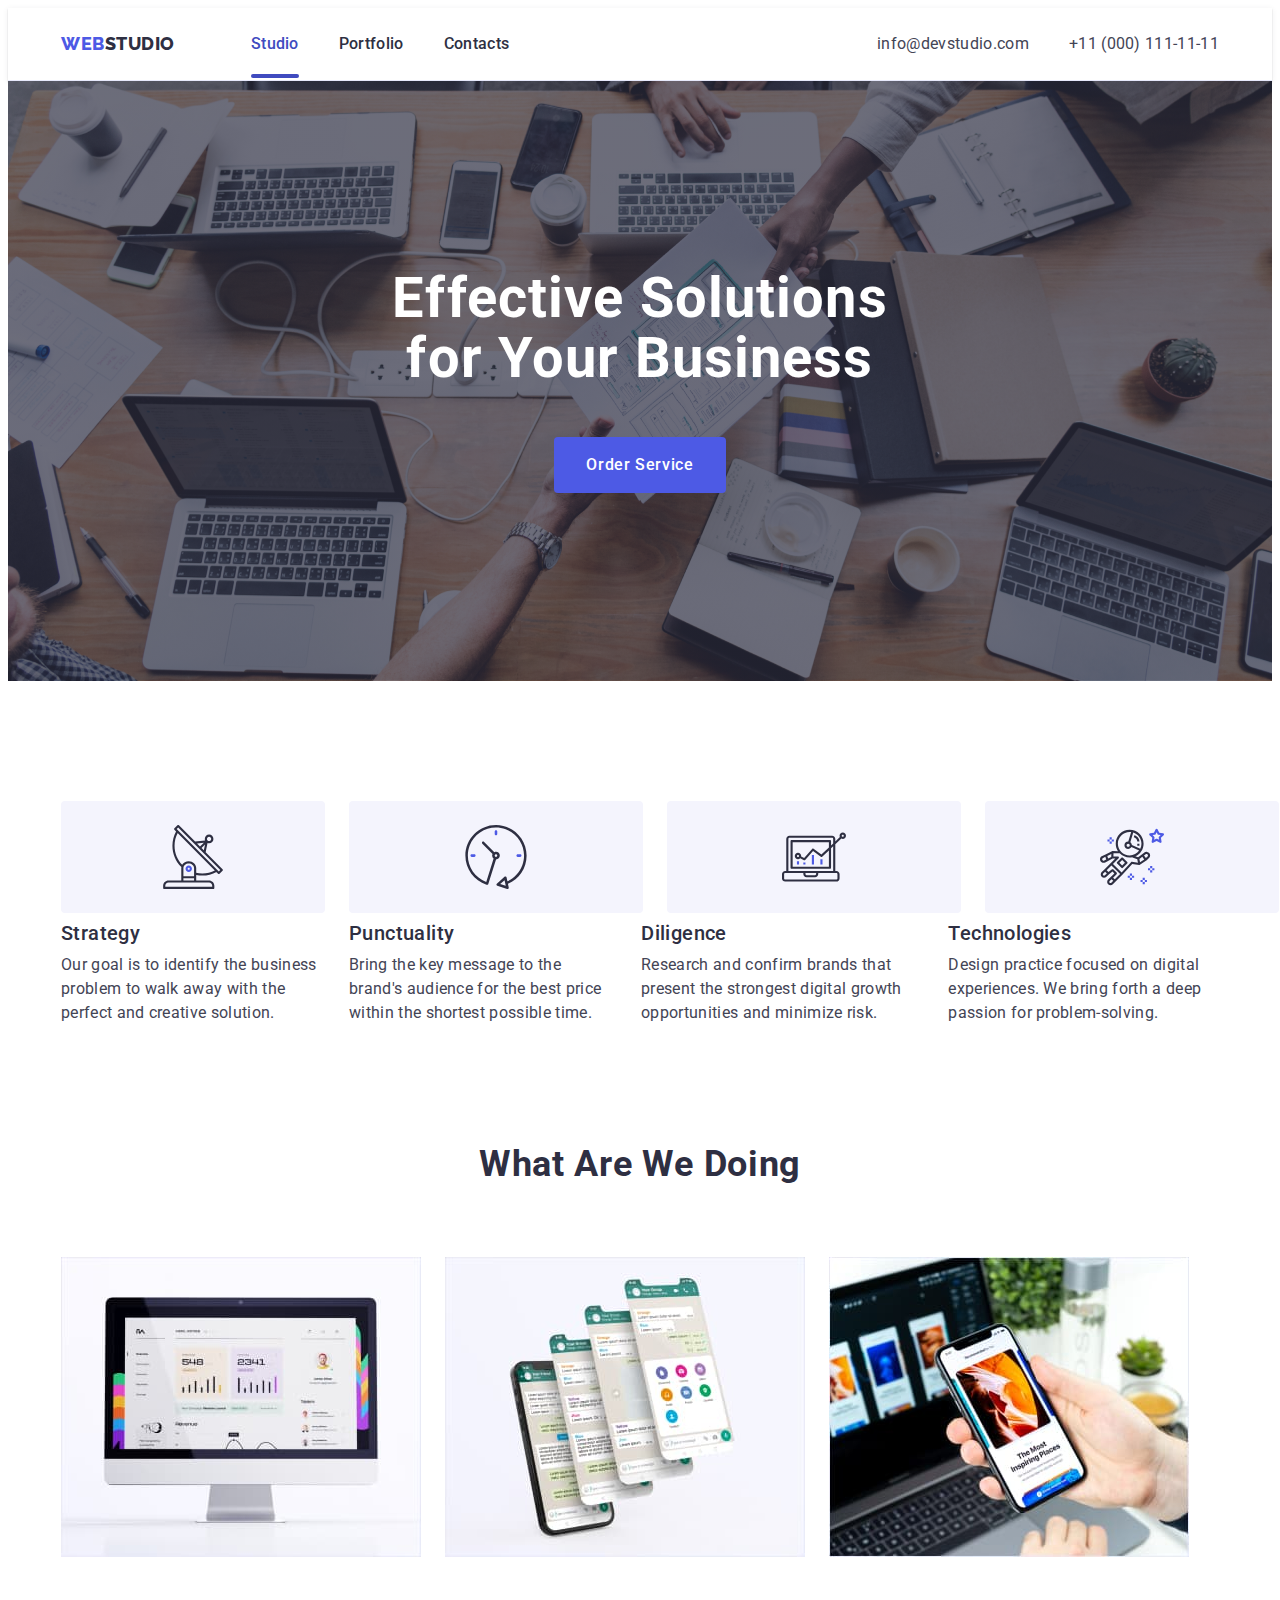
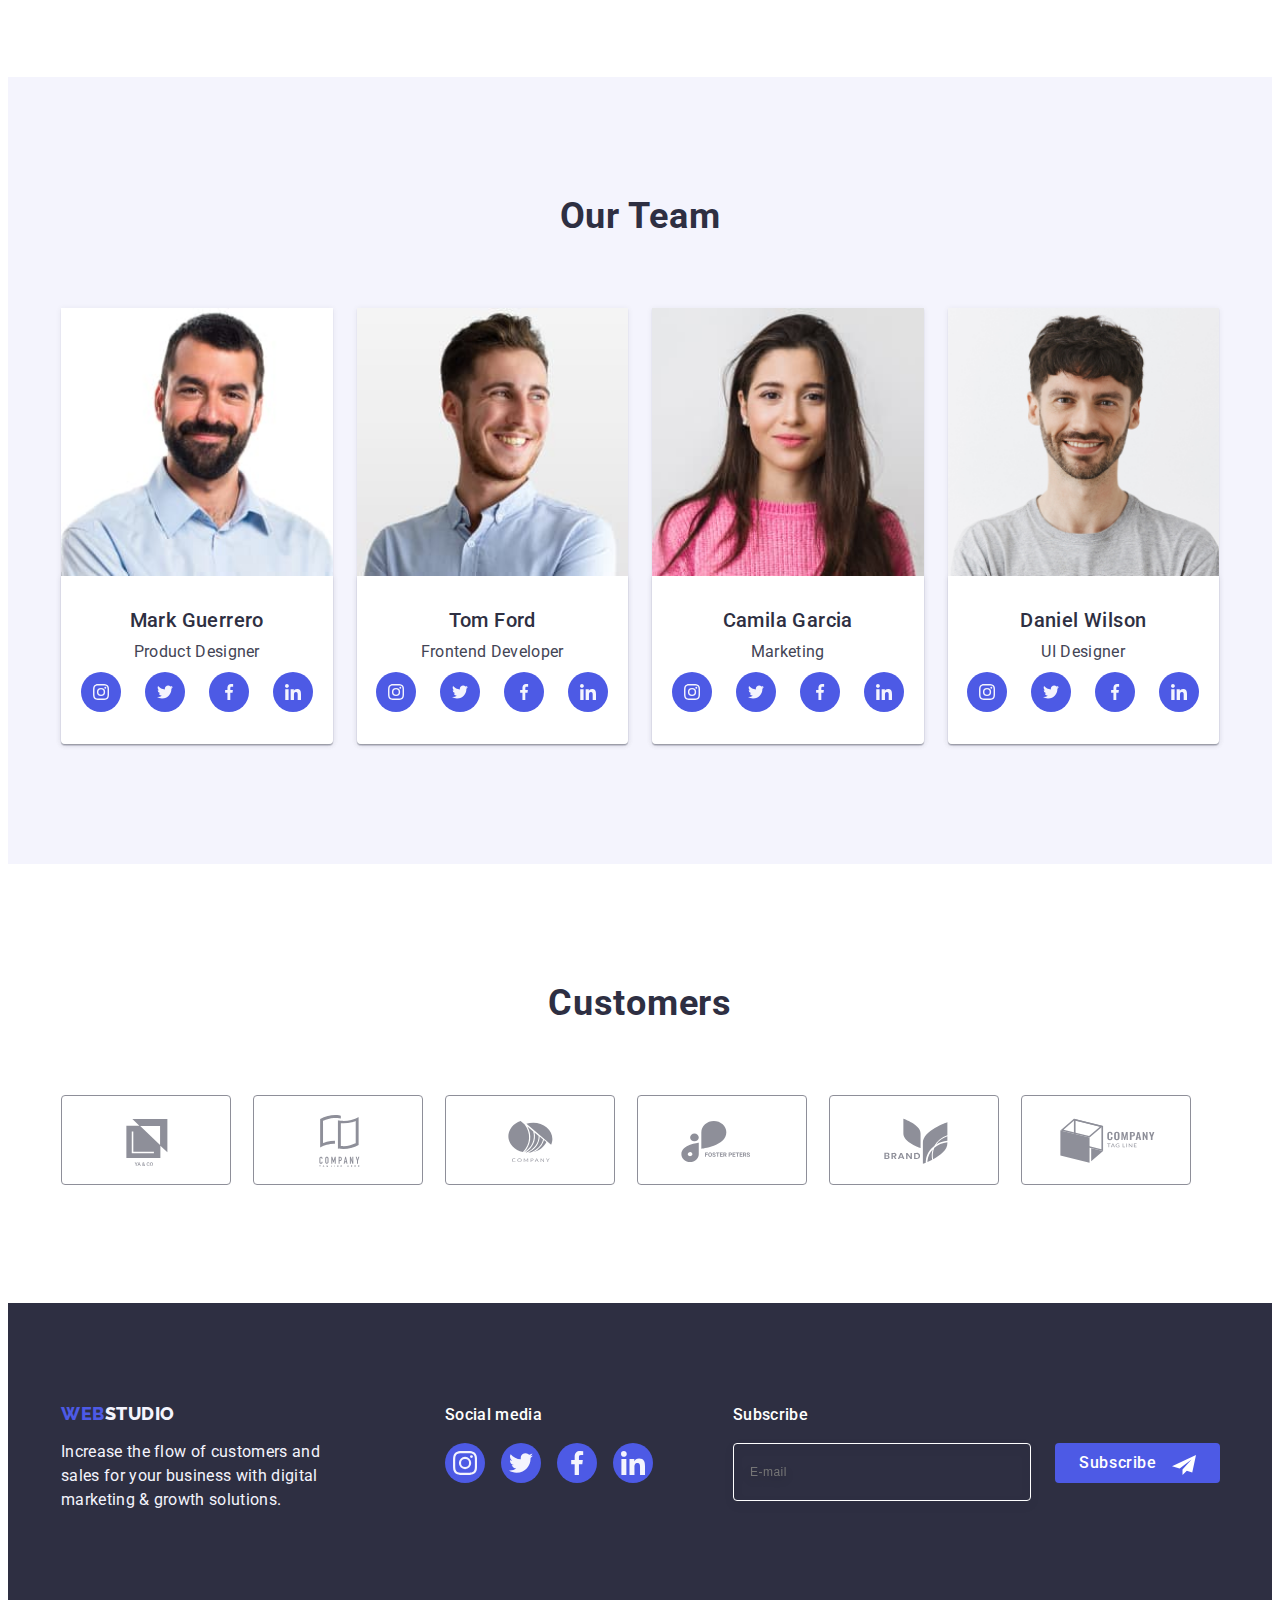
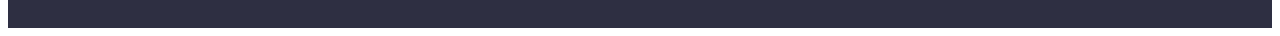
<file: index.html>
<!DOCTYPE html>
<html lang="en">
  <head>
    <meta charset="UTF-8" />
    <meta http-equiv="X-UA-Compatible" content="IE=edge" />
    <meta name="viewport" content="width=device-width, initial-scale=1.0" />
    <title>portfolio</title>
    <link rel="preconnect" href="https://fonts.googleapis.com" />
    <link rel="preconnect" href="https://fonts.gstatic.com" crossorigin />
    <link
      rel="stylesheet"
      href="https://cdnjs.cloudflare.com/ajax/libs/modern-normalize/1.1.0/modern-normalize.min.css"
      integrity="sha512-wpPYUAdjBVSE4KJnH1VR1HeZfpl1ub8YT/NKx4PuQ5NmX2tKuGu6U/JRp5y+Y8XG2tV+wKQpNHVUX03MfMFn9Q=="
      crossorigin="anonymous"
      referrerpolicy="no-referrer"
    />
    <link
      href="https://fonts.googleapis.com/css2?family=Raleway:wght@800&family=Roboto:wght@400;500;700;900&display=swap"
      rel="stylesheet"
    />
    <link rel="stylesheet" href="./css/styles.css" />
  </head>
  <body>
    <header class="header-box">
      <div class="header-container container">
        <nav class="navigation">
          <a href="./index.html" class="header-logo link"
            >web<span class="logo-studio">Studio</span></a
          >
          <ul class="header-list list">
            <li>
              <a class="navigation-section current link" href="./index.html">
                Studio
              </a>
            </li>
            <li>
              <a class="navigation-section link" href="./portfolio.html"
                >Portfolio</a
              >
            </li>
            <li><a class="navigation-section link" href="">Contacts</a></li>
          </ul>
        </nav>
        <address class="adress">
          <ul class="contact list">
            <li>
              <a class="header-contact link" href="mailto:info@devstudio.com"
                >info@devstudio.com</a
              >
            </li>
            <li>
              <a class="header-contact link" href="tel:+110001111111"
                >+11 (000) 111-11-11</a
              >
            </li>
          </ul>
        </address>
      </div>
    </header>
    <main>
      <section class="hero-main-index">
        <div class="container">
          <h1 class="hero-h">Effective Solutions for Your Business</h1>
          <button class="hero-btn" data-modal-open type="button">
            Order Service
          </button>
        </div>
      </section>
      <section class="section-second">
        <div class="container">
          <h2 class="visibility-hidden">non text</h2>
          <ul class="top-items">
            <li class="">
              <div class="second-section-ikons">
                <svg width="64" height="64">
                  <use href="./images/symbol-defs.svg#icon-img-top-text1"></use>
                </svg>
              </div>
            </li>
            <li class="">
              <div class="second-section-ikons container">
                <svg width="64" height="64">
                  <use href="./images/symbol-defs.svg#icon-img-top-text2"></use>
                </svg>
              </div>
            </li>
            <li class="">
              <div class="second-section-ikons container">
                <svg width="64" height="64">
                  <use href="./images/symbol-defs.svg#icon-img-top-text3"></use>
                </svg>
              </div>
            </li>
            <li class="">
              <div class="second-section-ikons container">
                <svg width="64" height="64">
                  <use href="./images/symbol-defs.svg#icon-img-top-text4"></use>
                </svg>
              </div>
            </li>
          </ul>
          <ul class="hero-list list">
            <li class="test">
              <h3 class="first-heading">Strategy</h3>
              <p class="hero-p">
                Our goal is to identify the business problem to walk away with
                the perfect and creative solution.
              </p>
            </li>
            <li class="test">
              <h3 class="first-heading">Punctuality</h3>
              <p class="hero-p">
                Bring the key message to the brand's audience for the best price
                within the shortest possible time.
              </p>
            </li>
            <li class="test">
              <h3 class="first-heading">Diligence</h3>
              <p class="hero-p">
                Research and confirm brands that present the strongest digital
                growth opportunities and minimize risk.
              </p>
            </li>
            <li class="test">
              <h3 class="first-heading">Technologies</h3>
              <p class="hero-p">
                Design practice focused on digital experiences. We bring forth a
                deep passion for problem-solving.
              </p>
            </li>
          </ul>
        </div>
      </section>
      <section class="sectiom-third">
        <div class="container">
          <h2 class="hero-heading-third">What are we doing</h2>
          <ul class="section-img list">
            <li class="test">
              <img
                src="./images/monitor.jpg"
                alt="pc"
                width="360"
                height="300"
              />
            </li>
            <li class="test">
              <img
                src="./images/tel.jpg"
                alt="phone"
                width="360"
                height="300"
              />
            </li>
            <li class="test">
              <img
                src="./images/laptoptel.jpg"
                alt="laptoptel"
                width="360"
                height="300"
              />
            </li>
          </ul>
        </div>
      </section>
      <section class="hero-photo">
        <div class="hero-photo-team container">
          <h2 class="hero-heading-fourth">Our Team</h2>
          <ul class="last-section list">
            <li class="hero-finish-text">
              <img
                src="./images/mark-guerrero.jpg"
                alt="mark guerrero"
                width="264"
                height="260"
              />
              <div class="photo-bottom-txt">
                <h3 class="first-heading">Mark Guerrero</h3>
                <p class="team-low-p">Product Designer</p>

                <ul class="team-soc-list list">
                  <li class="team-soc-item">
                    <a class="team-soc-link" href="">
                      <svg class="team-soc-icon" width="16" height="16">
                        <use href="./images/icons.svg#icon-instagram"></use>
                      </svg>
                    </a>
                  </li>
                  <li class="team-soc-item">
                    <a class="team-soc-link" href="">
                      <svg class="team-soc-icon" width="16" height="16">
                        <use href="./images/icons.svg#icon-twitter"></use>
                      </svg>
                    </a>
                  </li>
                  <li class="team-soc-item">
                    <a class="team-soc-link" href="">
                      <svg class="team-soc-icon" width="16" height="16">
                        <use href="./images/icons.svg#icon-facebook"></use>
                      </svg>
                    </a>
                  </li>
                  <li class="team-soc-item">
                    <a class="team-soc-link" href="">
                      <svg class="team-soc-icon" width="16" height="16">
                        <use href="./images/icons.svg#icon-linkedin"></use>
                      </svg>
                    </a>
                  </li>
                </ul>
              </div>
            </li>

            <li class="hero-finish-text">
              <img
                src="./images/tom-ford.jpg"
                alt="tom ford"
                width="264"
                height="260"
              />
              <div class="photo-bottom-txt">
                <h3 class="first-heading">Tom Ford</h3>
                <p class="team-low-p">Frontend Developer</p>
                <ul class="team-soc-list list">
                  <li class="team-soc-item">
                    <a class="team-soc-link" href>
                      <svg class="team-soc-icon" width="16" height="16">
                        <use href="./images/icons.svg#icon-instagram"></use>
                      </svg>
                    </a>
                  </li>
                  <li class="team-soc-item">
                    <a class="team-soc-link" href="">
                      <svg class="team-soc-icon" width="16" height="16">
                        <use href="./images/icons.svg#icon-twitter"></use>
                      </svg>
                    </a>
                  </li>
                  <li class="team-soc-item">
                    <a class="team-soc-link" href="">
                      <svg class="team-soc-icon" width="16" height="16">
                        <use href="./images/icons.svg#icon-facebook"></use>
                      </svg>
                    </a>
                  </li>
                  <li class="team-soc-item">
                    <a class="team-soc-link" href="">
                      <svg class="team-soc-icon" width="16" height="16">
                        <use href="./images/icons.svg#icon-linkedin"></use>
                      </svg>
                    </a>
                  </li>
                </ul>
              </div>
            </li>

            <li class="hero-finish-text">
              <img
                src="./images/camila-garcia.jpg"
                alt="cemila garcia "
                width="264"
                height="260"
              />

              <div class="photo-bottom-txt">
                <h3 class="first-heading">Camila Garcia</h3>
                <p class="team-low-p">Marketing</p>
                <ul class="team-soc-list list">
                  <li class="team-soc-item">
                    <a class="team-soc-link" href>
                      <svg class="team-soc-icon" width="16" height="16">
                        <use href="./images/icons.svg#icon-instagram"></use>
                      </svg>
                    </a>
                  </li>
                  <li class="team-soc-item">
                    <a class="team-soc-link" href="">
                      <svg class="team-soc-icon" width="16" height="16">
                        <use href="./images/icons.svg#icon-twitter"></use>
                      </svg>
                    </a>
                  </li>
                  <li class="team-soc-item">
                    <a class="team-soc-link" href="">
                      <svg class="team-soc-icon" width="16" height="16">
                        <use href="./images/icons.svg#icon-facebook"></use>
                      </svg>
                    </a>
                  </li>
                  <li class="team-soc-item">
                    <a class="team-soc-link" href="">
                      <svg class="team-soc-icon" width="16" height="16">
                        <use href="./images/icons.svg#icon-linkedin"></use>
                      </svg>
                    </a>
                  </li>
                </ul>
              </div>
            </li>

            <li class="hero-finish-text">
              <img
                src="./images/daniel-wilson.jpg"
                alt="daniel wilson"
                width="264"
                height="260"
              />

              <div class="photo-bottom-txt">
                <h3 class="first-heading">Daniel Wilson</h3>
                <p class="team-low-p">UI Designer</p>
                <ul class="team-soc-list list">
                  <li class="team-soc-item">
                    <a class="team-soc-link" href="">
                      <svg class="team-soc-icon" width="16" height="16">
                        <use href="./images/icons.svg#icon-instagram"></use>
                      </svg>
                    </a>
                  </li>
                  <li class="team-soc-item">
                    <a class="team-soc-link" href="">
                      <svg class="team-soc-icon" width="16" height="16">
                        <use href="./images/icons.svg#icon-twitter"></use>
                      </svg>
                    </a>
                  </li>
                  <li class="team-soc-item">
                    <a class="team-soc-link" href="">
                      <svg class="team-soc-icon" width="16" height="16">
                        <use href="./images/icons.svg#icon-facebook"></use>
                      </svg>
                    </a>
                  </li>
                  <li class="team-soc-item">
                    <a class="team-soc-link" href="">
                      <svg class="team-soc-icon" width="16" height="16">
                        <use href="./images/icons.svg#icon-linkedin"></use>
                      </svg>
                    </a>
                  </li>
                </ul>
              </div>
            </li>
          </ul>
        </div>
      </section>
      <section class="customers">
        <div class="container">
          <h2 class="hero-heading-fourth">Customers</h2>
          <ul class="customers-list list">
            <li class="customers-item">
              <a class="customer-company-logo" href="">
                <svg class="customers-svg" width="104" height="56">
                  <use
                    href="./images/symbol-сustomers.svg#icon-customers"
                  ></use>
                </svg>
              </a>
            </li>
            <li class="customers-item">
              <a class="customer-company-logo" href="">
                <svg class="customers-svg" width="104" height="56">
                  <use
                    href="./images/symbol-сustomers.svg#icon-customers1"
                  ></use>
                </svg>
              </a>
            </li>
            <li class="customers-item">
              <a class="customer-company-logo" href="">
                <svg class="customers-svg" width="104" height="56">
                  <use
                    href="./images/symbol-сustomers.svg#icon-customers2"
                  ></use>
                </svg>
              </a>
            </li>
            <li class="customers-item">
              <a class="customer-company-logo" href="">
                <svg class="customers-svg" width="104" height="56">
                  <use
                    href="./images/symbol-сustomers.svg#icon-customers3"
                  ></use>
                </svg>
              </a>
            </li>
            <li class="customers-item">
              <a class="customer-company-logo" href="">
                <svg class="customers-svg" width="104" height="56">
                  <use
                    href="./images/symbol-сustomers.svg#icon-customers4"
                  ></use>
                </svg>
              </a>
            </li>
            <li class="customers-item">
              <a class="customer-company-logo" href="">
                <svg class="customers-svg" width="104" height="56">
                  <use
                    href="./images/symbol-сustomers.svg#icon-customers5"
                  ></use>
                </svg>
              </a>
            </li>
          </ul>
        </div>
      </section>
    </main>

    <footer class="foot">
      <div class="fott-container container">
        <div class="foot-txt">
          <a href="./index.html" class="footer-link link"
            >web<span class="logo-studio-foot">Studio</span>
          </a>
          <p class="footer-bottom">
            Increase the flow of customers and sales for your business with
            digital marketing & growth solutions.
          </p>
        </div>

        <div class="soc-link">
          <p class="footer-p">Social media</p>
          <ul class="foot-soc-list list">
            <li class="team-soc-item">
              <a class="team-soc-link-foot" href="">
                <svg class="foot-soc-icon" width="24" height="24">
                  <use href="./images/icons.svg#icon-instagram"></use>
                </svg>
              </a>
            </li>
            <li class="team-soc-item">
              <a class="team-soc-link-foot" href="">
                <svg class="foot-soc-icon" width="24" height="24">
                  <use href="./images/icons.svg#icon-twitter"></use>
                </svg>
              </a>
            </li>
            <li class="team-soc-item">
              <a class="team-soc-link-foot" href="">
                <svg class="foot-soc-icon" width="24" height="24">
                  <use href="./images/icons.svg#icon-facebook"></use>
                </svg>
              </a>
            </li>
            <li class="team-soc-item">
              <a class="team-soc-link-foot" href="">
                <svg class="foot-soc-icon" width="24" height="24">
                  <use href="./images/icons.svg#icon-linkedin"></use>
                </svg>
              </a>
            </li>
          </ul>
        </div>
        <div class="subscribe-container">
          <p class="footer-p">Subscribe</p>
          <form class="subscribe-form">
            <label class="subscribe-label" for="email">
              <input
                class="subscribe-input"
                type="email"
                name="email"
                id="email"
                placeholder="E-mail"
              />
            </label>
            <button type="submit" class="subscribe-button button">
              Subscribe
              <svg class="subscribe-icon" width="24" height="24">
                <use href="./images/svg/icons.svg#icon-subscribe"></use>
              </svg>
            </button>
          </form>
        </div>
      </div>
    </footer>
    <div class="backdrop is-hidden" data-modal>
      <div class="modal">
        <button data-modal-close type="button" class="modal-close-btn">
          <svg class="x-modal-svg" width="8" height="8">
            <use href="./images/svg/xmodalsprite.svg#icon-xmodal"></use>
          </svg>
        </button>
        <p class="modal-title">Leave your contacts and we will call you back</p>
        <form>
          <div class="modal-field">
            <label class="input-text" for="user-name">Name</label>
            <div class="input-wrap">
              <input
                class="modal-input"
                id="user-name"
                name="user-name"
                type="text"
              />
              <svg class="modal-icon" width="18" height="24">
                <use href="./images/svg/icons.svg#icon-person-black"></use>
              </svg>
            </div>
          </div>
          <div class="modal-field">
            <label class="input-text" for="Phone">Phone</label>
            <div class="input-wrap">
              <input class="modal-input" id="Phone" name="Phone" type="tel" />
              <svg class="modal-icon" width="18" height="24">
                <use href="./images/svg/icons.svg#icon-phone-black"></use>
              </svg>
            </div>
          </div>
          <div class="modal-field">
            <label class="input-text" for="user-email">Email</label>
            <div class="input-wrap">
              <input
                class="modal-input"
                id="user-email"
                name="user-email"
                type="email"
              />
              <svg class="modal-icon" width="18" height="24">
                <use href="./images/svg/icons.svg#icon-email-black"></use>
              </svg>
            </div>
          </div>

          <div class="modal-field-textarea">
            <label class="input-text" for="user-comment">Comment</label>
            <textarea
              class="modal-textarea"
              id="user-comment"
              name="user-comment"
              placeholder="Text input"
            ></textarea>
          </div>
          <div class="modal-checkbox">
            <input
              class="input-check visually-hidden"
              id="user-privacy"
              name="user-privacy"
              type="checkbox"
              value="true"
            />
            <label class="check-text" for="user-privacy">
              <span class="check-label">
                <svg class="check-icon" width="10" height="8">
                  <use href="./images/svg/icons.svg#icon-icon-check"></use>
                </svg>
              </span>
              I accept the terms and conditions of the

              <a href="" class="modal-privacy">Privacy Policy</a>
            </label>
          </div>
          <button type="submit" class="btn-modal-send">Send</button>
        </form>
      </div>
    </div>
    <script src="./js/modal.js"></script>
  </body>
</html>
</file>
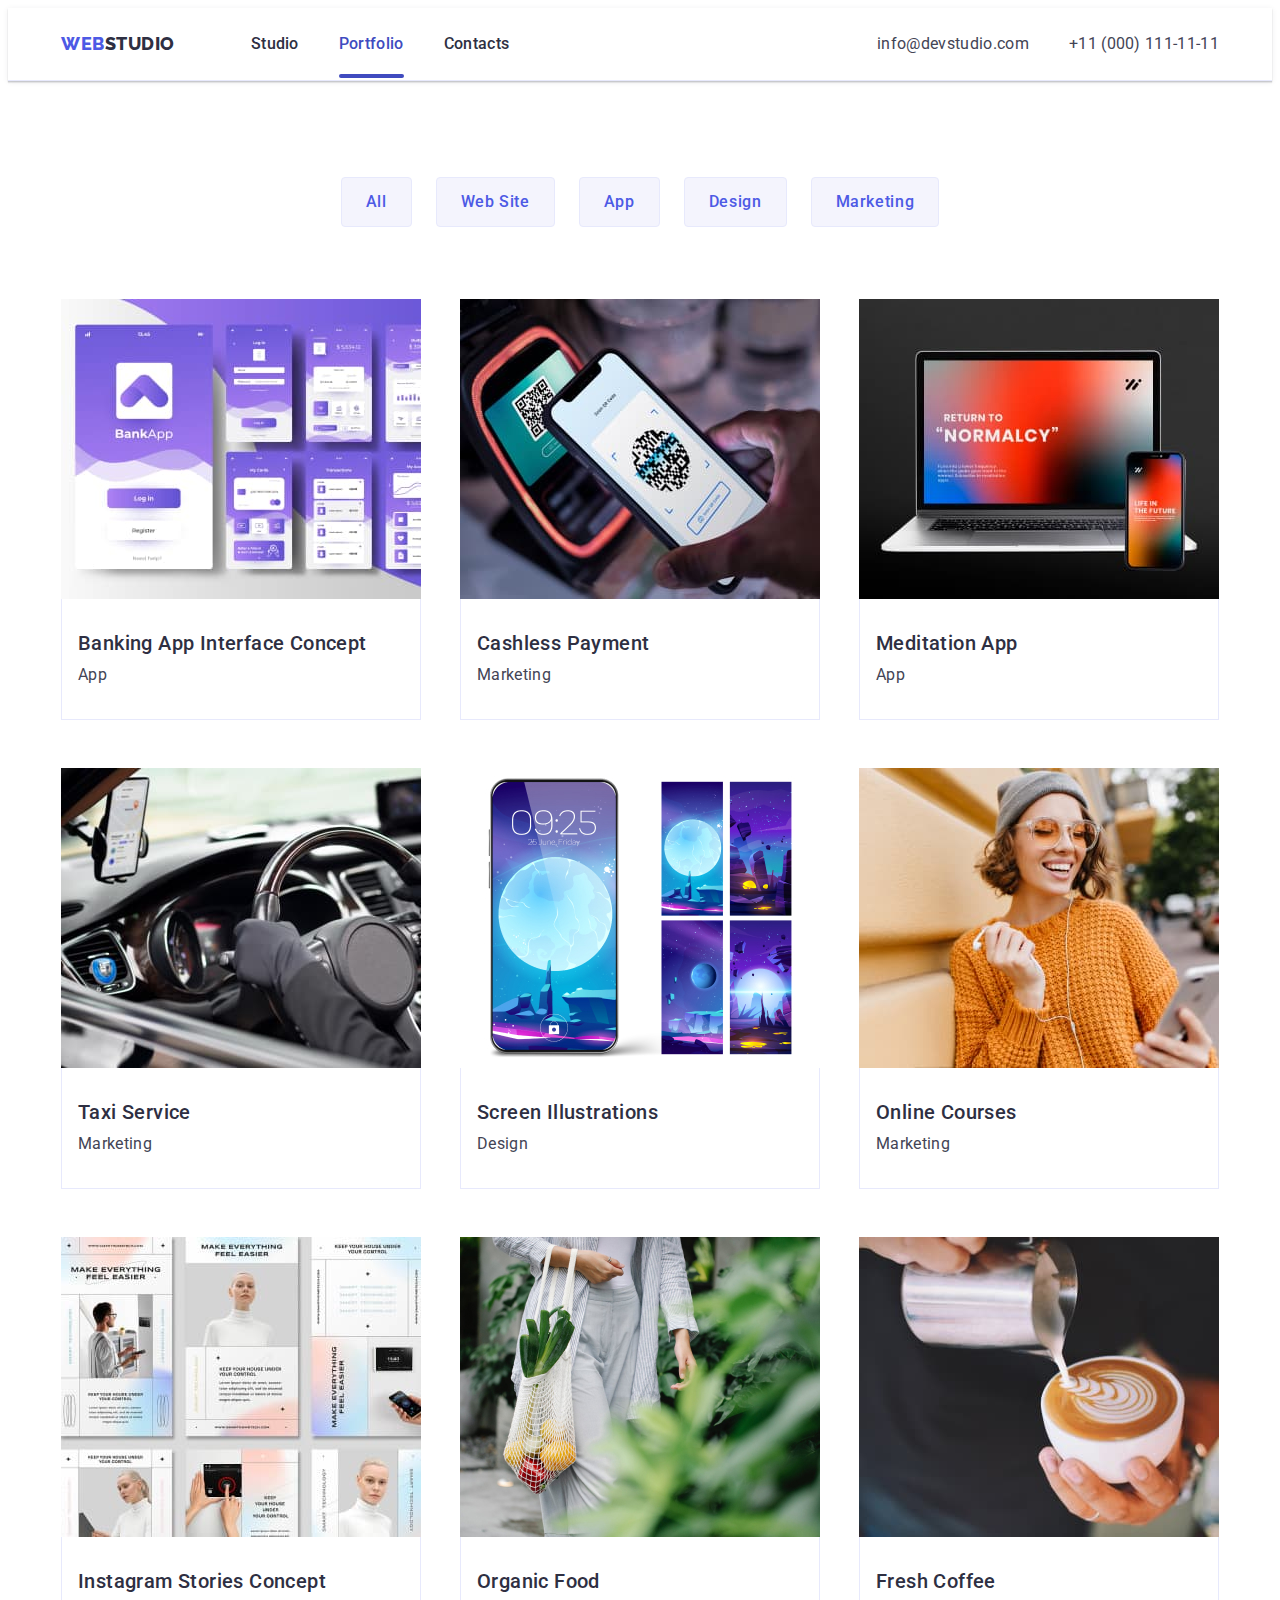
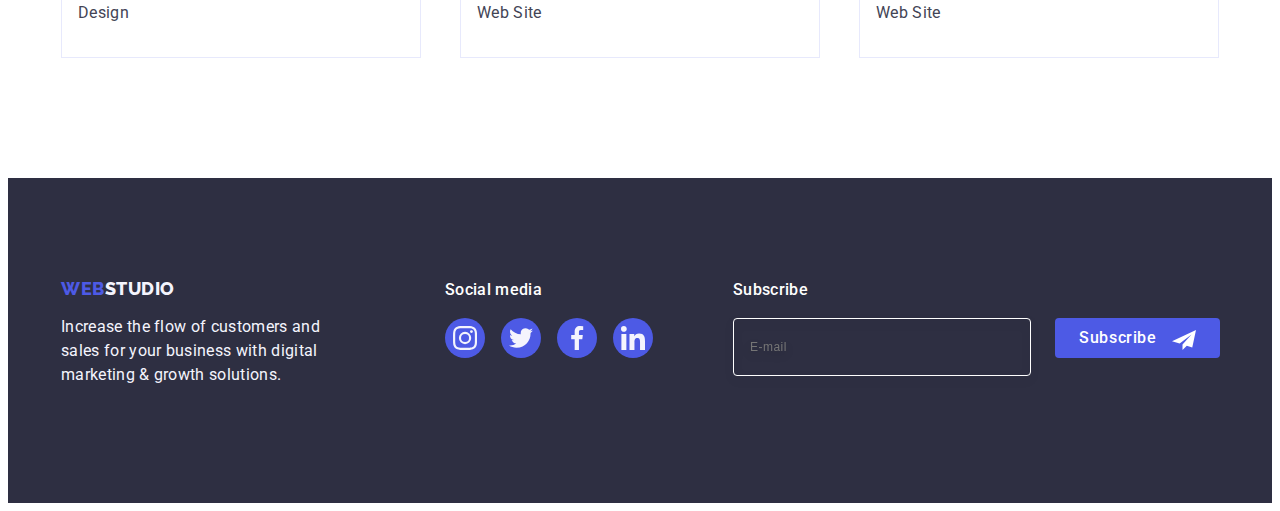
<file: portfolio.html>
<!DOCTYPE html>
<html lang="en">
  <head>
    <meta charset="UTF-8" />
    <meta http-equiv="X-UA-Compatible" content="IE=edge" />
    <meta name="viewport" content="width=device-width, initial-scale=1.0" />
    <title>portfolio</title>
    <link rel="preconnect" href="https://fonts.googleapis.com" />
    <link rel="preconnect" href="https://fonts.gstatic.com" crossorigin />
    <link
      rel="stylesheet"
      href="https://cdnjs.cloudflare.com/ajax/libs/modern-normalize/1.1.0/modern-normalize.min.css"
      integrity="sha512-wpPYUAdjBVSE4KJnH1VR1HeZfpl1ub8YT/NKx4PuQ5NmX2tKuGu6U/JRp5y+Y8XG2tV+wKQpNHVUX03MfMFn9Q=="
      crossorigin="anonymous"
      referrerpolicy="no-referrer"
    />
    <link
      href="https://fonts.googleapis.com/css2?family=Raleway:wght@800&family=Roboto:wght@400;500;700;900&display=swap"
      rel="stylesheet"
    />
    <link rel="stylesheet" href="./css/styles.css" />
  </head>
  <body>
    <header class="header-box">
      <div class="header-container container">
        <nav class="navigation">
          <a href="./index.html" class="header-logo link"
            >web<span class="logo-studio">Studio</span></a
          >
          <ul class="header-list list">
            <li>
              <a class="navigation-section link" href="./index.html">
                Studio
              </a>
            </li>
            <li>
              <a class="navigation-section link current" href="./portfolio.html"
                >Portfolio</a
              >
            </li>
            <li><a class="navigation-section link" href="">Contacts</a></li>
          </ul>
        </nav>
        <address class="adress">
          <ul class="contact list">
            <li>
              <a class="header-contact link" href="mailto:info@devstudio.com"
                >info@devstudio.com</a
              >
            </li>
            <li>
              <a class="header-contact link" href="tel:+110001111111"
                >+11 (000) 111-11-11</a
              >
            </li>
          </ul>
        </address>
      </div>
    </header>
    <main>
      <section class="hero list">
        <div class="container">
          <h1 hidden>achievements</h1>
          <ul class="btn-style list">
            <li><button class="hero-button" type="button">All</button></li>
            <li><button class="hero-button" type="button">Web Site</button></li>
            <li><button class="hero-button" type="button">App</button></li>
            <li><button class="hero-button" type="button">Design</button></li>
            <li>
              <button class="hero-button" type="button">Marketing</button>
            </li>
          </ul>

          <ul class="hero-img list">
            <li class="app-portfolio">
              <a class="link-portfolio-app link" href="">
                <div class="hover-img-portfolio">
                  <img
                    src="./images/1.jpg"
                    alt="Banking"
                    width="360"
                    height="300"
                  />
                  <p class="hower-img-p">
                    14 Stylish and User-Friendly App Design Concepts · Task
                    Manager App · Calorie Tracker App · Exotic Fruit Ecommerce
                    App · Cloud Storage App
                  </p>
                </div>
                <div class="text-picture-bottom">
                  <h2 class="hero-main-h">Banking App Interface Concept</h2>
                  <p class="hero-main-bottom">App</p>
                </div>
              </a>
            </li>

            <li class="app-portfolio">
              <a class="link-portfolio-app link" href="">
                <div class="hover-img-portfolio">
                  <img
                    src="./images/2.jpg"
                    alt="Cashless Payment"
                    width="360"
                    height="300"
                  />
                  <p class="hower-img-p">
                    14 Stylish and User-Friendly App Design Concepts · Task
                    Manager App · Calorie Tracker App · Exotic Fruit Ecommerce
                    App · Cloud Storage App
                  </p>
                </div>
                <div class="text-picture-bottom">
                  <h2 class="hero-main-h">Cashless Payment</h2>
                  <p class="hero-main-bottom">Marketing</p>
                </div>
              </a>
            </li>

            <li class="app-portfolio">
              <a class="link-portfolio-app link" href="">
                <div class="hover-img-portfolio">
                  <img
                    src="./images/3.jpg"
                    alt="Meditation"
                    width="360"
                    height="300"
                  />
                  <p class="hower-img-p">
                    14 Stylish and User-Friendly App Design Concepts · Task
                    Manager App · Calorie Tracker App · Exotic Fruit Ecommerce
                    App · Cloud Storage App
                  </p>
                </div>
                <div class="text-picture-bottom">
                  <h2 class="hero-main-h">Meditation App</h2>
                  <p class="hero-main-bottom">App</p>
                </div>
              </a>
            </li>

            <li class="app-portfolio">
              <a class="link-portfolio-app link" href="">
                <div class="hover-img-portfolio">
                  <img
                    src="./images/4.jpg"
                    alt="Taxi"
                    width="360"
                    height="300"
                  />
                  <p class="hower-img-p">
                    14 Stylish and User-Friendly App Design Concepts · Task
                    Manager App · Calorie Tracker App · Exotic Fruit Ecommerce
                    App · Cloud Storage App
                  </p>
                </div>
                <div class="text-picture-bottom">
                  <h2 class="hero-main-h">Taxi Service</h2>
                  <p class="hero-main-bottom">Marketing</p>
                </div>
              </a>
            </li>

            <li class="app-portfolio">
              <a class="link-portfolio-app link" href="">
                <div class="hover-img-portfolio">
                  <img
                    src="./images/5.jpg"
                    alt="phone"
                    width="360"
                    height="300"
                  />
                  <p class="hower-img-p">
                    14 Stylish and User-Friendly App Design Concepts · Task
                    Manager App · Calorie Tracker App · Exotic Fruit Ecommerce
                    App · Cloud Storage App
                  </p>
                </div>
                <div class="text-picture-bottom">
                  <h2 class="hero-main-h">Screen Illustrations</h2>
                  <p class="hero-main-bottom">Design</p>
                </div>
              </a>
            </li>

            <li class="app-portfolio">
              <a class="link-portfolio-app link" href="">
                <div class="hover-img-portfolio">
                  <img
                    src="./images/6.jpg"
                    alt="Online"
                    width="360"
                    height="300"
                  />
                  <p class="hower-img-p">
                    14 Stylish and User-Friendly App Design Concepts · Task
                    Manager App · Calorie Tracker App · Exotic Fruit Ecommerce
                    App · Cloud Storage App
                  </p>
                </div>
                <div class="text-picture-bottom">
                  <h2 class="hero-main-h">Online Courses</h2>
                  <p class="hero-main-bottom">Marketing</p>
                </div>
              </a>
            </li>

            <li class="app-portfolio">
              <a class="link-portfolio-app link" href="">
                <div class="hover-img-portfolio">
                  <img
                    src="./images/7.jpg"
                    alt="Instagram Stories"
                    width="360"
                    height="300"
                  />
                  <p class="hower-img-p">
                    14 Stylish and User-Friendly App Design Concepts · Task
                    Manager App · Calorie Tracker App · Exotic Fruit Ecommerce
                    App · Cloud Storage App
                  </p>
                </div>
                <div class="text-picture-bottom">
                  <h2 class="hero-main-h">Instagram Stories Concept</h2>
                  <p class="hero-main-bottom">Design</p>
                </div>
              </a>
            </li>

            <li class="app-portfolio">
              <a class="link-portfolio-app link" href="">
                <div class="hover-img-portfolio">
                  <img
                    src="./images/8.jpg"
                    alt="Organic Food"
                    width="360"
                    height="300"
                  />
                  <p class="hower-img-p">
                    14 Stylish and User-Friendly App Design Concepts · Task
                    Manager App · Calorie Tracker App · Exotic Fruit Ecommerce
                    App · Cloud Storage App
                  </p>
                </div>
                <div class="text-picture-bottom">
                  <h2 class="hero-main-h">Organic Food</h2>
                  <p class="hero-main-bottom">Web Site</p>
                </div>
              </a>
            </li>
            <li class="app-portfolio">
              <a class="link-portfolio-app link" href="">
                <div class="hover-img-portfolio">
                  <img
                    src="./images/9.jpg"
                    alt="Cup of Coffee"
                    width="360"
                    height="300"
                  />
                  <p class="hower-img-p">
                    14 Stylish and User-Friendly App Design Concepts · Task
                    Manager App · Calorie Tracker App · Exotic Fruit Ecommerce
                    App · Cloud Storage App
                  </p>
                </div>
                <div class="text-picture-bottom">
                  <h2 class="hero-main-h">Fresh Coffee</h2>
                  <p class="hero-main-bottom">Web Site</p>
                </div>
              </a>
            </li>
          </ul>
        </div>
      </section>
    </main>

    <footer class="foot">
      <div class="fott-container container">
        <div class="foot-txt">
          <a href="./index.html" class="footer-link link"
            >web<span class="logo-studio-foot">Studio</span>
          </a>
          <p class="footer-bottom">
            Increase the flow of customers and sales for your business with
            digital marketing & growth solutions.
          </p>
        </div>

        <div class="soc-link">
          <p class="footer-p">Social media</p>
          <ul class="foot-soc-list list">
            <li class="team-soc-item">
              <a class="team-soc-link-foot" href="">
                <svg class="foot-soc-icon" width="24" height="24">
                  <use href="./images/icons.svg#icon-instagram"></use>
                </svg>
              </a>
            </li>
            <li class="team-soc-item">
              <a class="team-soc-link-foot" href="">
                <svg class="foot-soc-icon" width="24" height="24">
                  <use href="./images/icons.svg#icon-twitter"></use>
                </svg>
              </a>
            </li>
            <li class="team-soc-item">
              <a class="team-soc-link-foot" href="">
                <svg class="foot-soc-icon" width="24" height="24">
                  <use href="./images/icons.svg#icon-facebook"></use>
                </svg>
              </a>
            </li>
            <li class="team-soc-item">
              <a class="team-soc-link-foot" href="">
                <svg class="foot-soc-icon" width="24" height="24">
                  <use href="./images/icons.svg#icon-linkedin"></use>
                </svg>
              </a>
            </li>
          </ul>
        </div>
        <div class="subscribe-container">
          <p class="footer-p">Subscribe</p>
          <form class="subscribe-form">
            <label class="subscribe-label" for="email">
              <input
                class="subscribe-input"
                type="email"
                name="email"
                id="email"
                placeholder="E-mail"
              />
            </label>
            <button type="submit" class="subscribe-button button">
              Subscribe
              <svg class="subscribe-icon" width="24" height="24">
                <use href="./images/svg/icons.svg#icon-subscribe"></use>
              </svg>
            </button>
          </form>
        </div>
      </div>
    </footer>
  </body>
</html>
</file>
<file: css/styles.css>
p,
h1,
h2,
h3,
h4,
h5,
h6 {
  margin: 0;
}
img {
  display: block;
  min-width: 100%;
  height: auto;
}
button {
  cursor: pointer;
  border: none;
  border-radius: 4px;
}

ul,
ol {
  list-style: none;
  margin: 0;
  padding-left: 0;
}

:root {
  --second-footer-color: #f4f4fd;
  --second-link-color: #404bbf;
  --second-color-buttom: #ffffff;
  --body-background-color: #ffffff;
  --logo-color: #4d5ae5;
  --background-main: #2e2f42;
  --color-text: #2e2f42;
  --customers-color: #8e8f99;
  --bg-gradient: linear-gradient(rgba(46, 47, 66, 0.7), rgba(46, 47, 66, 0.7));
}

body {
  font-family: "Roboto", sans-serif;
  color: #434455;
  background-color: var(--body-background-color);
}
.list {
  list-style: none;
}
.link {
  text-decoration: none;
}

.container {
  width: 1158px;
  padding: 0 15px;
  margin: auto;
}

/**--------------------HEADER------------------**/

.header-box {
  border-bottom: 1px solid #e7e9fc;
  box-shadow: 0px 2px 1px rgba(46, 47, 66, 0.08),
    0px 1px 1px rgba(46, 47, 66, 0.16), 0px 1px 6px rgba(46, 47, 66, 0.08);
}

.header-container {
  display: flex;
}
.header-logo {
  font-family: "Raleway", sans-serif;
  font-weight: 800;
  font-size: 18px;
  line-height: 1.17;
  letter-spacing: 0.03em;
  text-transform: uppercase;
  color: var(--logo-color);
  margin-right: 76px;
  display: inline-block;
}

.logo-studio {
  font-family: "Raleway", sans-serif;
  font-style: normal;
  font-weight: 800;
  font-size: 18px;
  line-height: 1.17;
  color: #2e2f42;
  text-transform: uppercase;
}

.navigation {
  font-family: "Roboto", sans-serif;
  font-size: 16px;
  line-height: 1.5;
  letter-spacing: 0.02em;
  color: #2e2f42;
  display: flex;
  align-items: center;
  margin-right: auto;
}

.navigation-section {
  color: #2e2f42;
  padding: 24px 0;
  font-weight: 500;
  transition: color 250ms cubic-bezier(0.4, 0, 0.2, 1);
}
.navigation-section:is(:hover, :focus) {
  color: var(--second-link-color);
}
.header-list {
  display: flex;
  gap: 40px;
}

.current {
  color: #404bbf;
  position: relative;
  transition: color 250ms cubic-bezier(0.4, 0, 0.2, 1);
}
.current::after {
  content: "";
  position: absolute;
  left: 0;
  bottom: -1px;
  height: 4px;
  background-color: #404bbf;
  border-radius: 2px;
  display: block;
  width: 100%;
}

.contact {
  display: flex;
  gap: 40px;
  padding: 24px 0;
}

.header-contact {
  font-weight: 400;
  font-size: 16px;
  line-height: 1.5;
  letter-spacing: 0.02em;
  color: #434455;
  margin-left: auto;
  transition: color 250ms cubic-bezier(0.4, 0, 0.2, 1);
}

.header-contact:is(:hover, :focus) {
  color: var(--second-link-color);
}
.adress {
  font-style: normal;
}

/**---------------------HERO--------------------**/

.hero-list {
  display: flex;
  gap: 24px;
}
.hero {
  padding-top: 96px;
  padding-bottom: 120px;
}
.visibility-hidden {
  position: absolute;
  width: 1px;
  height: 1px;
  margin: -1px;
  border: 0;
  padding: 0;

  white-space: nowrap;
  clip-path: inset(100);
  clip: rect(0 0 0 0);
  overflow: hidden;
}
.hero-main-index {
  background-color: var(--background-main);
  padding: 188px 0;
  text-align: center;
  background-image: var(--bg-gradient), url(../images/people-office.jpg);
  background-repeat: no-repeat;
  background-size: cover;
  background-position: center;
  max-width: 1440px;
  margin: 0 auto;
}

.hero-h {
  max-width: 496px;
  font-size: 56px;
  line-height: 1.07;
  text-align: center;
  letter-spacing: 0.02em;
  color: var(--body-background-color);
  margin-left: auto;
  margin-right: auto;
  margin-bottom: 48px;
}
.hero-btn {
  font-family: "Roboto", sans-serif;
  background: #4d5ae5;
  font-weight: 500;
  font-size: 16px;
  line-height: 1.5;
  letter-spacing: 0.04em;
  color: #ffffff;
  cursor: pointer;
  padding: 16px 32px;
  border-radius: 4px;
  border: none;
  margin: 0 auto;
  display: block;
  min-width: 169px;
  transition: background-color 250ms cubic-bezier(0.4, 0, 0.2, 1);
}
.hero-btn:is(:hover, :focus) {
  background-color: #404bbf;
}

.first-heading {
  font-weight: 500;
  font-size: 20px;
  line-height: 1.2;
  letter-spacing: 0.02em;
  color: var(--color-text);
  margin-bottom: 8px;
}

.text-picture-bottom {
  box-sizing: border-box;
  border: 1px solid #e7e9fc;
  border-top: none;
  padding: 32px 16px;
}

.hero-p {
  font-weight: 400;
  font-size: 16px;
  line-height: 1.5;
  letter-spacing: 0.02em;
  min-width: 264px;
}

.team-low-p {
  font-weight: 400;
  font-size: 16px;
  line-height: 1.5;
  letter-spacing: 0.02em;
  margin-bottom: 8px;
}
.hero-heading-third {
  font-size: 36px;
  line-height: 1.11;
  text-align: center;
  letter-spacing: 0.02em;
  text-transform: capitalize;
  color: var(--color-text);
  margin-bottom: 72px;
}
.hero-heading-fourth {
  font-size: 36px;
  line-height: 1.1;
  text-align: center;
  letter-spacing: 0.02em;
  text-transform: capitalize;
  color: var(--color-text);
  margin-bottom: 72px;
}

.hero-photo {
  background-color: var(--second-footer-color);
  padding: 120px 0;
}
.hero-photo-team {
}

.hero-finish-text {
  background-color: var(--body-background-color);
  border-radius: 0px 0px 4px 4px;
  width: calc((100% - 72px) / 4);
  box-shadow: 0px 1px 6px rgba(46, 47, 66, 0.08),
    0px 1px 1px rgba(46, 47, 66, 0.16), 0px 2px 1px rgba(46, 47, 66, 0.08);
}

/**---------------------HERO BTN------------------**/

.hero-button {
  font-family: "Roboto", sans-serif;
  font-weight: 500;
  font-size: 16px;
  line-height: 1.5;
  letter-spacing: 0.04em;
  color: var(--logo-color);
  background: var(--second-footer-color);
  border: 1px solid #e7e9fc;
  padding: 12px 24px;
  transition: color 250ms cubic-bezier(0.4, 0, 0.2, 1),
    background-color 250ms cubic-bezier(0.4, 0, 0.2, 1),
    border-color 250ms cubic-bezier(0.4, 0, 0.2, 1),
    box-shadow 250ms cubic-bezier(0.4, 0, 0.2, 1);
}
.hero-button:is(:hover, :focus) {
  background-color: var(--second-link-color);
  color: var(--second-color-buttom);
  border: 1px solid transparent;
  box-shadow: 0px 3px 1px rgba(0, 0, 0, 0.1), 0px 2px 1px rgba(0, 0, 0, 0.08),
    0px 2px 2px rgba(0, 0, 0, 0.12);
  border-radius: 4px;
}
.btn-style {
  display: flex;
  justify-content: center;
  gap: 24px;
  margin-bottom: 72px;
}
/**--------------------HERO img------------------**/

.hero-main-h {
  font-weight: 500;
  font-size: 20px;
  line-height: 1.2;
  letter-spacing: 0.02em;
  color: #2e2f42;
  margin-bottom: 8px;
}

.hero-main-bottom {
  font-weight: 400;
  font-size: 16px;
  line-height: 1.5;
  letter-spacing: 0.02em;
  color: #434455;
}

.hero-img {
  display: flex;
  flex-wrap: wrap;
  justify-content: space-between;
  row-gap: 48px;
  column-gap: 24px;
}

/**--------------------SECTION------------------**/

.section-img {
  display: flex;
  padding-left: auto;
  padding-right: auto;
  gap: 24px;
}

.section-second {
  padding: 120px 0;
}

.sectiom-third {
  padding-bottom: 120px;
}
.last-section {
  display: flex;

  gap: 24px;
}
.photo-bottom-txt {
  box-sizing: border-box;
  text-align: center;
  padding: 32px 0;
  background-color: var(--body-background-color);
  box-shadow: 0px 1px 6px rgba(46, 47, 66, 0.08),
    0px 1px 1px rgba(46, 47, 66, 0.16), 0px 2px 1px rgba(46, 47, 66, 0.08);
  border-radius: 0px 0px 4px 4px;
}

/* ---------------SOC-Link---------------- */


.team-soc-list {
  display: flex;
  justify-content: center;
  gap: 24px;
}
.team-soc-item {
  width: 40px;
  height: 40px;
}

.team-soc-item:hover {
}
.team-soc-link {
  width: 100%;
  height: 100%;
  border-radius: 50%;

  display: flex;
  align-items: center;
  justify-content: center;
  fill: #f4f4fd;
  background-color: var(--logo-color);
  transition: background-color 250ms cubic-bezier(0.4, 0, 0.2, 1);
}

.team-soc-link:is(:hover, :focus) {
  background-color: #404bbf;
  fill: #f4f4fd;
}

/**--------------------CUSTOMERS------------------**/

.customers {
  padding: 120px 0;
}

.customers-list {
  display: flex;
  gap: 24px;
}

.customers-item {
  width: 168px;
  height: 88px;
}

.customer-company-logo {
  width: 100%;
  height: 100%;
  border: 1px solid #8e8f99;
  border-radius: 4px;
  display: flex;
  align-items: center;
  justify-content: center;
  color: var(--customers-color);
  transition: border-color 250ms cubic-bezier(0.4, 0, 0.2, 1),
    color 250ms cubic-bezier(0.4, 0, 0.2, 1);
}
.customer-company-logo:is(:hover, :focus) {
  color: #404bbf;
  border-color: #404bbf;
}

.customers-svg {
  fill: currentColor;
}
.customers-item:hover > .customers-svg {
  fill: #404bbf;
}

/* -------------------------SVG1----------------------- */

.app-portfolio {
}

.link-portfolio-app {
  display: block;
  transition: box-shadow 250ms cubic-bezier(0.4, 0, 0.2, 1);
}
.link-portfolio-app:is(:hover, :focus) {
  box-shadow: 0px 1px 6px rgba(46, 47, 66, 0.08),
    0px 1px 1px rgba(46, 47, 66, 0.16), 0px 2px 1px rgba(46, 47, 66, 0.08);
}

.top-items {
  display: flex;
  gap: 24px;
}

.second-section-ikons {
  width: 264px;
  height: 112px;
  background: var(--second-footer-color);
  margin-bottom: 8px;
  display: flex;
  align-items: center;
  justify-content: center;
  border-radius: 4px;
}

/**--------------------FOOTER------------------**/

.fott-container {
  display: flex;
  align-items: baseline;
}

.foot {
  padding-top: 100px;
  padding-bottom: 100px;
  background: #2e2f42;
}
.foot-txt {
  margin-right: 120px;
}

.footer-bottom {
  font-family: "Roboto" sans-serif;
  font-size: 16px;
  line-height: 1.5;
  letter-spacing: 0.02em;
  color: var(--second-footer-color);
  width: 264px;
  margin-bottom: 16px;
}
.footer-link {
  font-family: "Raleway", sans-serif;
  font-weight: 800;
  font-size: 18px;
  line-height: 1.17;
  letter-spacing: 0.03em;
  text-transform: uppercase;
  color: var(--logo-color);
  display: inline-block;
  margin-bottom: 16px;
}

.logo-studio-foot {
  font-family: "Raleway", sans-serif;
  font-weight: 800;
  font-size: 18px;
  line-height: 1.17;
  letter-spacing: 0.03em;
  text-transform: uppercase;
  color: var(--second-footer-color);
}

.footer-p {
  font-family: "Roboto";
  font-style: normal;
  font-weight: 500;
  font-size: 16px;
  line-height: 1.5;
  margin-bottom: 16px;
  letter-spacing: 0.02em;

  color: #ffffff;
}

.foot-soc-list {
  display: flex;
  gap: 16px;
}

.team-soc-link-foot {
  width: 100%;
  height: 100%;
  border-radius: 50%;
  display: flex;
  align-items: center;
  justify-content: center;
  fill: #f4f4fd;
  background-color: var(--logo-color);
  transition: background-color 250ms cubic-bezier(0.4, 0, 0.2, 1);
}
.team-soc-link-foot:is(:hover, :focus) {
  background-color: #31d0aa;
}
.subscribe-form {
  display: flex;
}

.subscribe-label {
  margin-right: 24px;
}

/* //-------------------MODAL-------------// */

.modal {
  padding: 72px 24px 24px 24px;
}
.backdrop {
  position: fixed;
  top: 0;
  left: 0;
  width: 100%;
  height: 100%;
  background-color: rgba(46, 47, 66, 0.4);
  transition: opacity 250ms cubic-bezier(0.4, 0, 0.2, 1),
    visibility 250ms cubic-bezier(0.4, 0, 0.2, 1);
}

.is-hidden {
  opacity: 0;
  pointer-events: none;
  visibility: hidden;
}
.modal {
  width: 408px;
  min-height: 576px;
  background: #fcfcfc;
  box-shadow: 0px 1px 1px rgba(0, 0, 0, 0.14), 0px 1px 3px rgba(0, 0, 0, 0.12),
    0px 2px 1px rgba(0, 0, 0, 0.2);
  border-radius: 4px;
  transition: transform 250ms cubic-bezier(0.4, 0, 0.2, 1);
  position: absolute;
  top: 50%;
  left: 50%;
  transform: translate(-50%, -50%);
  padding: 72px 24px 24px 24px;
}
.modal-close-btn {
  top: 24px;
  right: 24px;
  width: 24px;
  height: 24px;
  position: absolute;
  display: flex;
  align-items: center;
  justify-content: center;
  border: 1px solid rgba(0, 0, 0, 0.1);
  background-color: #e7e9fc;
  border-radius: 50%;
  padding: 0;
  transition: background-color 250ms cubic-bezier(0.4, 0, 0.2, 1),
    border 250ms cubic-bezier(0.4, 0, 0.2, 1);
}
.modal-close-btn:is(:hover, :focus) {
  background-color: #404bbf;
  border: none;
  fill: #ffffff;
}
.x-modal-svg {
  transition: fill 250ms cubic-bezier(0.4, 0, 0.2, 1);
}
.modal-title {
  font-size: 16px;
  font-weight: 500;
  text-align: center;
  margin-bottom: 16px;
  line-height: 1.5;
  letter-spacing: 0.02em;
  color: var(--color-text);
}

.modal-field {
  margin-bottom: 8px;
}
.modal-field-textarea {
  margin-bottom: 16px;
}

.input-wrap {
  position: relative;
}

.modal-input {
  width: 100%;
  height: 40px;
  border-radius: 4px;
  outline: transparent;
  padding-left: 38px;
  border: 1px solid rgba(46, 47, 66, 0.2);
  background-color: transparent;
  transition: border-color 250ms cubic-bezier(0.4, 0, 0.2, 1);
}

.modal-input:focus {
  border-color: #4d5ae5;
}

.modal-input:focus + .modal-icon {
  fill: #4d5ae5;
}

.modal-icon {
  position: absolute;
  left: 16px;
  top: 50%;
  transform: translateY(-50%);
  transition: fill 250ms cubic-bezier(0.4, 0, 0.2, 1);
}

.modal-label {
  font-size: 12px;
  display: block;
  margin-bottom: 4px;
}

.input-text {
  display: inline-block;
  font-size: 12px;
  margin-bottom: 4px;
  line-height: 1.17;
  letter-spacing: 0.04em;
  color: var(--customers-color);
  display: block;
}

.modal-textarea {
  width: 100%;
  height: 120px;
  border: 1px solid rgba(46, 47, 66, 0.2);
  border-radius: 4px;
  outline: transparent;
  font-size: 12px;
  color: rgba(46, 47, 66, 0.4);
  padding: 8px 16px;
  resize: none;
  line-height: 1.17;
  letter-spacing: 0.04em;
  background-color: transparent;
  transition: border-color 250ms cubic-bezier(0.4, 0, 0.2, 1);
}
.modal-textarea:focus {
  border-color: #4d5ae5;
}
.modal-checkbox {
  margin-bottom: 24px;
}
.input-check:checked + .check-text > .check-label {
  background-color: #404bbf;
  border: none;
  fill: var(--body-background-color);
  border-color: var(--second-link-color);
}
.visually-hidden {
  position: absolute;
  width: 1px;
  height: 1px;
  margin: -1px;
  border: 0;
  padding: 0;

  white-space: nowrap;
  clip-path: inset(100);
  clip: rect(0 0 0 0);
  overflow: hidden;
}

.check-text {
  font-size: 12px;
  align-items: center;
  position: relative;
  line-height: 1.17;
  letter-spacing: 0.04em;
  color: var(--customers-color);
}
.check-label {
  width: 16px;
  height: 16px;
  border: 1px solid #2e2f42;
  border-radius: 2px;
  display: inline-flex;
  align-items: center;
  justify-content: center;
  fill: transparent;
}
.modal-privacy {
  color: var(--logo-color);
}
.btn-modal-send {
  display: block;
  min-width: 169px;
  height: 56px;
  font-weight: 500;
  line-height: 1.5;
  letter-spacing: 0.04em;
  color: #ffffff;
  background-color: #4d5ae5;
  transition: background-color 250ms cubic-bezier(0.4, 0, 0.2, 1);
  margin: 0 auto;
}

/**----------------------hover-img-portfolio--------------------**/

.hover-img-portfolio {
  position: relative;
  overflow: hidden;
}

.hower-img-p {
  position: absolute;
  top: 0;
  line-height: 15;
  letter-spacing: 0.02em;
  color: var(--second-footer-color);
  padding: 40px 32px;
  background-color: #4d5ae5;
  height: 100%;
  width: 100%;
  line-height: 1.5;
  transform: translateY(100%);
  transition: transform 250ms cubic-bezier(0.4, 0, 0.2, 1);
}
.link-portfolio-app:is(:hover, :focus) .hower-img-p {
  transform: translateY(0%);
}

/**-------------------------SUBSCRIBE------------------------**/

.subscribe-container {
  margin-left: 80px;
}
.subscribe-item {
}

.subscribe-input {
  background-color: transparent;
  width: 264px;
  height: 40px;
  border: 1px solid #ffffff;
  filter: drop-shadow(0px 4px 4px rgba(0, 0, 0, 0.15));
  border-radius: 4px;
  color: #ffffff;
  padding: 8px 16px;
  font-size: 12px;
  line-height: 1.5;
  letter-spacing: 0.04em;
}
.subscribe-button {
  font-family: "Roboto", sans-serif;
  display: flex;
  position: relative;
  background: var(--logo-color);
  color: var(--second-color-buttom);
  padding: 8px 24px;
  font-style: normal;
  font-weight: 500;
  font-size: 16px;
  line-height: 1.5;
  text-align: left;
  letter-spacing: 0.04em;
  height: 40px;
  min-width: 165px;
  /* justify-content: center; */
  align-items: center;
}
.subscribe-icon {
  position: absolute;
  margin-left: 16px;
  top: 10px;
  right: 24px;
}
</file>
